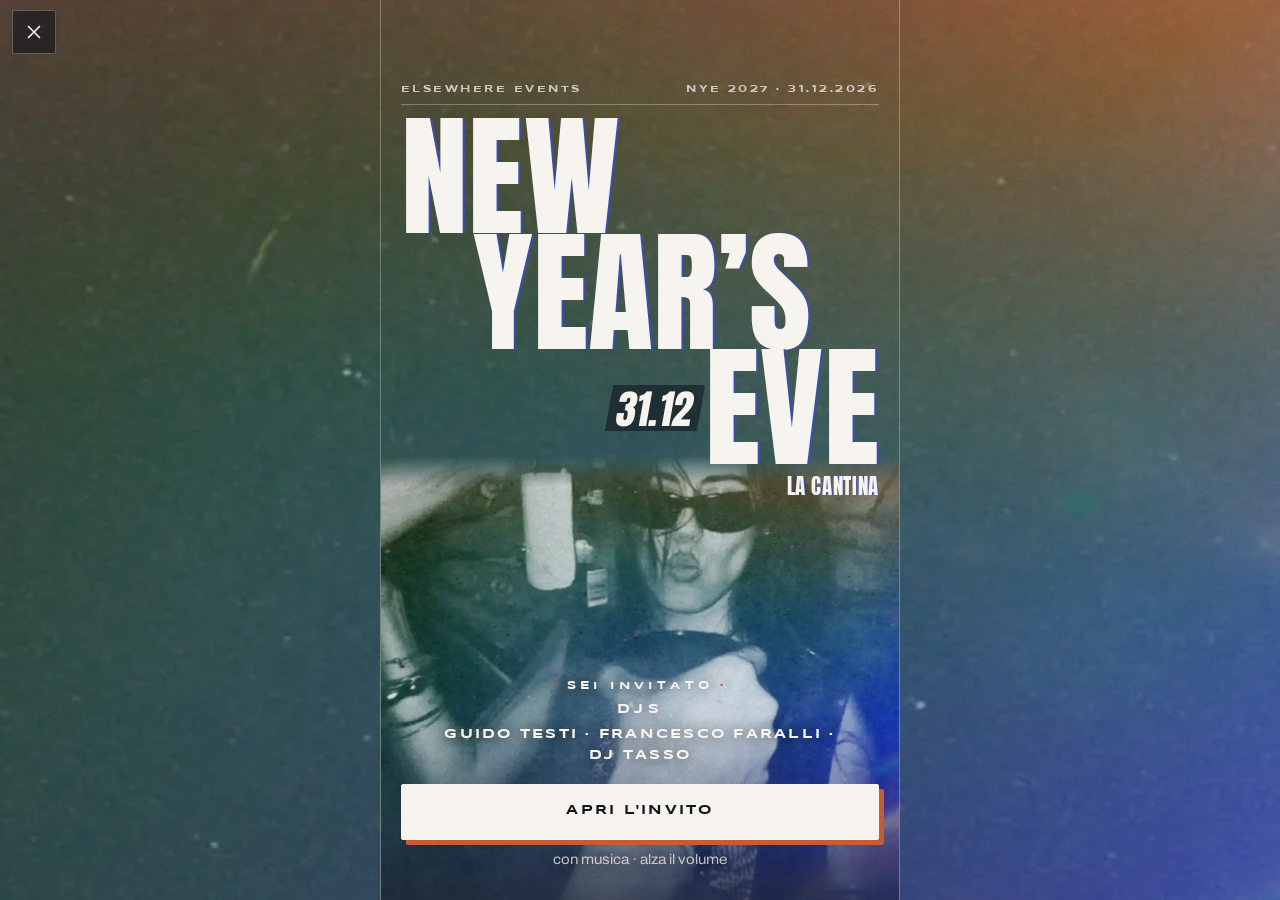
<file: index.html>
<!doctype html>
<html lang="it">
<head>
<meta charset="utf-8">
<meta name="viewport" content="width=device-width, initial-scale=1, viewport-fit=cover">
<title>New Year's Eve · Elsewhere Events</title>
<meta name="description" content="Sei invitato. Apri l'invito.">
<meta name="theme-color" content="#12131c">
<meta name="robots" content="noindex">
<meta property="og:type" content="website">
<meta property="og:title" content="NEW YEAR'S EVE · 31.12">
<meta property="og:description" content="Sei invitato. Apri l'invito.">
<meta property="og:url" content="https://elsewhereclub00.github.io/invito/">
<meta property="og:image" content="https://elsewhereclub00.github.io/invito/assets/og.jpg">
<meta property="og:image:width" content="1200">
<meta property="og:image:height" content="630">
<link rel="icon" href="assets/favicon.png">
<link rel="preload" href="assets/font/anton.woff2" as="font" type="font/woff2" crossorigin>
<link rel="preload" href="assets/font/syncopate-700.woff2" as="font" type="font/woff2" crossorigin>
<link rel="stylesheet" href="style.css">
</head>
<body>
<audio id="musica" src="assets/musica.mp3" preload="auto" loop playsinline></audio>
<div class="grana" aria-hidden="true"></div>

<div class="barra">
  <button class="icona" id="btn-chiudi" type="button" aria-label="Chiudi la pagina">
    <svg viewBox="0 0 24 24" aria-hidden="true"><path d="M6 6l12 12M18 6L6 18"/></svg>
  </button>
  <button class="icona" id="btn-audio" type="button" aria-label="Musica spenta" aria-pressed="false" hidden>
    <svg class="on" viewBox="0 0 24 24" aria-hidden="true"><path d="M4 9h4l5-4v14l-5-4H4z"/><path d="M16 9a4 4 0 010 6M18.5 6.5a8 8 0 010 11"/></svg>
    <svg class="off" viewBox="0 0 24 24" aria-hidden="true"><path d="M4 9h4l5-4v14l-5-4H4z"/><path d="M16 9l5 6M21 9l-5 6"/></svg>
  </button>
</div>

<main>
  <!-- 1. INGRESSO: copertina della grafica, il tocco fa partire la musica -->
  <section class="schermata attiva" id="s-ingresso" aria-labelledby="t-ingresso">
    <div class="intestazione"><span data-testo="marchio">Elsewhere Events</span><span><span data-testo="sigla">NYE 2027</span><span class="sigla-data"> · 31.12.2026</span></span></div>
    <h1 id="t-ingresso" class="titolone" aria-label="New Year's Eve, 31 dicembre, La Cantina">
      <span class="riga r1" aria-hidden="true">New</span>
      <span class="riga r2" aria-hidden="true">Year’s</span>
      <span class="riga r3" aria-hidden="true"><span class="data">31.12</span>Eve</span>
      <span class="riga r4 posto" aria-hidden="true">La Cantina</span>
    </h1>
    <img class="foto-copertina" src="assets/foto.webp" alt="" width="900" height="900">
    <div class="piede-copertina">
      <p class="sei-invitato">Sei invitato</p>
      <p class="etichetta-dj">DJs</p>
      <p class="nomi-dj" id="lineup-ingresso"></p>
      <button class="btn primario" id="btn-apri" type="button">Apri l'invito</button>
      <p class="nota">con musica · alza il volume</p>
    </div>
  </section>

  <!-- 2. INVITO: informazioni e domanda -->
  <section class="schermata" id="s-invito" aria-labelledby="t-invito" hidden>
    <div class="intestazione"><span data-testo="marchio">Elsewhere Events</span><span><span data-testo="sigla">NYE 2027</span><span class="sigla-data"> · 31.12.2026</span></span></div>
    <h2 id="t-invito" class="titolone medio" tabindex="-1" aria-label="New Year's Eve">
      <span class="riga" aria-hidden="true">New Year’s</span>
      <span class="riga destra" aria-hidden="true"><span class="data">31.12</span>Eve</span>
      <span class="riga destra posto" aria-hidden="true">La Cantina</span>
    </h2>
    <p class="countdown" id="countdown" aria-live="off"></p>

    <div class="nastro" aria-hidden="true"><div class="nastro-scorre" id="nastro"></div></div>

    <div class="openbar">Open bar</div>

    <ul class="info">
      <li><span class="etichetta">Quando</span><span class="valore" data-testo="dataTesto">31 dicembre, dalle 22:30 fino a tardi</span></li>
      <li class="dove"><span class="etichetta">Dove</span><span class="valore"><span class="forte" data-testo="luogo"></span><span class="tenue" data-testo="luogoDettaglio"></span><a class="link" id="link-mappe" href="#" target="_blank" rel="noopener"><span data-testo="indirizzo"></span> <span class="freccia" aria-hidden="true">↗</span><span class="solo-lettori"> (apri in Mappe)</span></a></span></li>
      <li><span class="etichetta">Line-up</span><span class="valore larga" id="lineup"></span></li>
      <li><span class="etichetta">Generi musicali</span><span class="valore larga" id="generi"></span></li>
      <li><span class="etichetta">Organizzato da</span><span class="valore" id="organizzatori"></span></li>
    </ul>

    <p class="motto" data-testo="motto">Make it the night you talk about all of 2027.</p>

    <h3 class="domanda">Ci sei?</h3>
    <div class="scelte">
      <button class="btn primario" id="btn-si" type="button">Sono interessato</button>
      <button class="btn" id="btn-no" type="button">Non sono interessato</button>
    </div>
    <p class="privacy">Questa pagina conta in modo anonimo quante persone la aprono e cosa rispondono. Nessun dato personale.</p>
  </section>

  <!-- 3a. SÌ -->
  <section class="schermata" id="s-si" aria-labelledby="t-si" hidden>
    <img class="foto-riquadro" src="assets/foto.webp" alt="" width="900" height="900">
    <h2 id="t-si" class="titolone medio" tabindex="-1">Grande, ci vediamo il 31</h2>
    <p class="sotto">Nel gruppo trovi volantino, novità e tutte le info.</p>
    <a class="btn primario" id="btn-gruppo" href="#">Entra nel gruppo WhatsApp</a>
    <div class="aiuto-gruppo" id="aiuto-gruppo" hidden>
      <p class="nota">Si apre WhatsApp: tocca <b>Unisciti</b>. Non si è aperto?</p>
      <div class="aiuto-azioni">
        <button class="btn" id="btn-riprova" type="button">Riprova</button>
        <button class="btn" id="btn-copia" type="button">Copia il link</button>
      </div>
    </div>
    <p class="nota" id="msg-gruppo" role="status"></p>
    <a class="btn" id="btn-biglietto" href="#" target="_blank" rel="noopener">Prendi subito il biglietto</a>
    <p class="nota">Nel gruppo scrivono solo gli organizzatori.</p>
    <p class="contatti" id="contatti-si"></p>
  </section>

  <!-- 3b. NO -->
  <section class="schermata" id="s-no" aria-labelledby="t-no" hidden>
    <img class="foto-riquadro spenta" src="assets/foto.webp" alt="" width="900" height="900">
    <h2 id="t-no" class="titolone medio" tabindex="-1">Peccato</h2>
    <p class="sotto">Se cambi idea, il link resta nella chat. Ti aspettiamo.</p>
    <button class="btn primario" id="btn-cambio" type="button">Ho cambiato idea</button>
    <button class="btn" id="btn-chiudi-2" type="button">Chiudi la pagina</button>
    <p class="contatti" id="contatti-no"></p>
  </section>

  <!-- FINE: se il browser non chiude la scheda -->
  <section class="schermata" id="s-fine" aria-labelledby="t-fine" hidden>
    <h2 id="t-fine" class="titolone medio" tabindex="-1">Ciao!</h2>
    <p class="sotto">Ora puoi chiudere questa scheda.</p>
    <p class="nota">Su WhatsApp o Instagram tocca la X o «Fine» in alto. Su Safari o Chrome chiudi la scheda.</p>
    <button class="btn" id="btn-torna" type="button">Torna all'invito</button>
  </section>
</main>

<noscript><p class="noscript">Per vedere l'invito attiva JavaScript nel browser.</p></noscript>
<script src="config.js"></script>
<script src="app.js"></script>
</body>
</html>
</file>
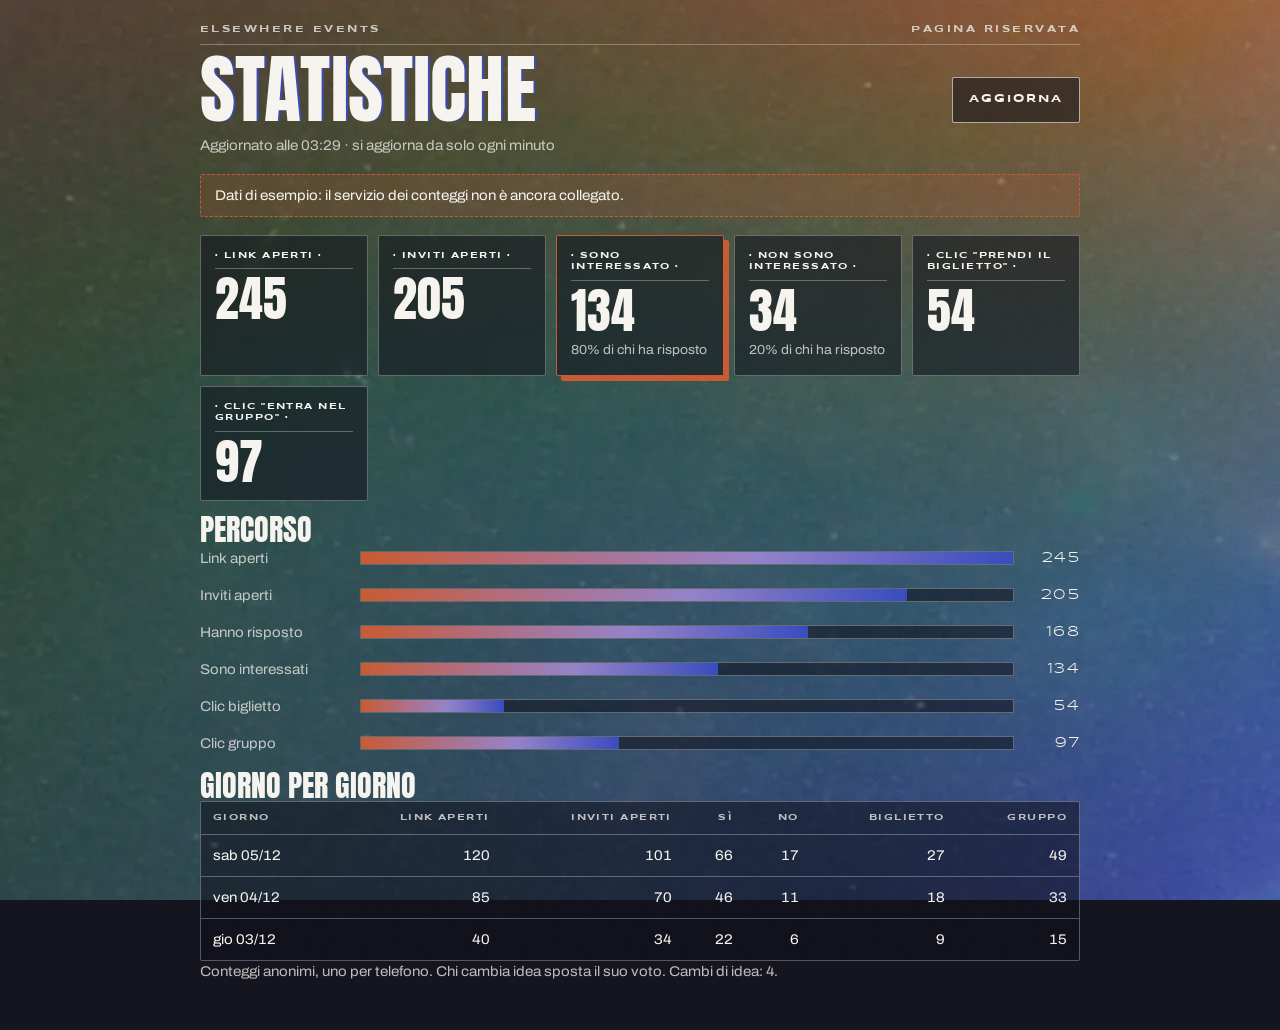
<file: statistiche.html>
<!doctype html>
<html lang="it">
<head>
<meta charset="utf-8">
<meta name="viewport" content="width=device-width, initial-scale=1, viewport-fit=cover">
<title>Statistiche invito NYE</title>
<link rel="icon" href="assets/favicon.png">
<meta name="robots" content="noindex, nofollow">
<meta name="theme-color" content="#12131c">
<link rel="stylesheet" href="style.css">
<link rel="stylesheet" href="statistiche.css">
</head>
<body class="stat">
<div class="grana" aria-hidden="true"></div>
<main class="cruscotto">
  <header class="testa">
    <div class="intestazione"><span>Elsewhere Events</span><span>Pagina riservata</span></div>
    <div class="riga-testa">
      <h1 class="titolone medio">Statistiche</h1>
      <div class="azioni" id="azioni" hidden>
        <button class="btn piccolo" id="btn-aggiorna" type="button">Aggiorna</button>
        <button class="btn piccolo" id="btn-esci" type="button">Esci</button>
      </div>
    </div>
    <p class="nota" id="stato" role="status"></p>
  </header>

  <p class="esempio" id="esempio" hidden>Dati di esempio: il servizio dei conteggi non è ancora collegato.</p>

  <form class="accesso" id="accesso" hidden>
    <label for="pin">Password delle statistiche</label>
    <input id="pin" name="pin" type="password" autocomplete="current-password" required>
    <button class="btn primario" type="submit">Entra</button>
    <p class="errore" id="errore" role="alert"></p>
  </form>

  <section id="contenuto" hidden>
    <div class="riquadri">
      <div class="riquadro"><span class="etichetta">Link aperti</span><span class="numero" id="n-visite">–</span></div>
      <div class="riquadro"><span class="etichetta">Inviti aperti</span><span class="numero" id="n-aperture">–</span></div>
      <div class="riquadro evidenza"><span class="etichetta">Sono interessato</span><span class="numero" id="n-si">–</span><span class="sotto-numero" id="p-si"></span></div>
      <div class="riquadro"><span class="etichetta">Non sono interessato</span><span class="numero" id="n-no">–</span><span class="sotto-numero" id="p-no"></span></div>
      <div class="riquadro"><span class="etichetta">Clic "Prendi il biglietto"</span><span class="numero" id="n-biglietto">–</span></div>
      <div class="riquadro"><span class="etichetta">Clic "Entra nel gruppo"</span><span class="numero" id="n-gruppo">–</span></div>
    </div>

    <h2 class="sezione">Percorso</h2>
    <div class="percorso" id="percorso"></div>

    <h2 class="sezione">Giorno per giorno</h2>
    <div class="tabella-box">
      <table class="tabella">
        <thead><tr><th>Giorno</th><th>Link aperti</th><th>Inviti aperti</th><th>Sì</th><th>No</th><th>Biglietto</th><th>Gruppo</th></tr></thead>
        <tbody id="giorni"></tbody>
      </table>
    </div>
    <p class="nota piede">Conteggi anonimi, uno per telefono. Chi cambia idea sposta il suo voto. Cambi di idea: <span id="n-cambi">0</span>.</p>
  </section>
</main>
<script src="config.js"></script>
<script src="statistiche.js"></script>
</body>
</html>
</file>
<file: style.css>
/* NYE 2027 · Elsewhere Events — stile preso dalla copertina "ready for the night?"
   Foto in bianco e nero lavata di arancio, verde petrolio e blu, grana da pellicola,
   titolo condensato enorme (Anton), scritte piccole larghissime e spaziate (Syncopate),
   testo leggibile in Archivo largo. Target 16–20 anni: adesivi, nastro che scorre, entrate veloci. */

@font-face { font-family: "Anton"; src: url(assets/font/anton.woff2) format("woff2"); font-weight: 400; font-display: swap; }
@font-face { font-family: "Syncopate"; src: url(assets/font/syncopate-400.woff2) format("woff2"); font-weight: 400; font-display: swap; }
@font-face { font-family: "Syncopate"; src: url(assets/font/syncopate-700.woff2) format("woff2"); font-weight: 700; font-display: swap; }
@font-face { font-family: "Archivo"; src: url(assets/font/archivo.woff2) format("woff2-variations"), url(assets/font/archivo.woff2) format("woff2"); font-weight: 100 900; font-stretch: 62% 125%; font-display: swap; }

:root {
  /* colori della copertina */
  --notte: #12131c;
  --arancio: #c4532f;
  --petrolio: #1f4a44;
  --blu: #3346b8;
  --lilla: #8a78c4;
  --bianco: #f6f3ee;
  --tenue: rgba(246, 243, 238, .72);
  --linea: rgba(246, 243, 238, .28);
  --vetro: rgba(14, 15, 24, .55);
  /* nomi usati anche da statistiche.css */
  --sfondo: var(--notte);
  --testo: var(--bianco);
  --accento: var(--arancio);
  --accento-testo: var(--bianco);
  --bordo: var(--linea);
  --carta: rgba(14, 15, 24, .6);
  --font-titolo: "Anton", "Impact", "Arial Narrow", sans-serif;
  --font-largo: "Syncopate", "Arial Black", Arial, sans-serif;
  --font-testo: "Archivo", "Helvetica Neue", Arial, system-ui, sans-serif;
  --raggio: 2px;
  --margine: max(20px, env(safe-area-inset-left, 0px));
  --durata: 420ms;
  color-scheme: dark;
}

* { box-sizing: border-box; }
[hidden] { display: none !important; }
html { -webkit-text-size-adjust: 100%; background: var(--notte); }
body {
  margin: 0;
  min-height: 100vh;
  min-height: 100svh;
  background: var(--notte);
  color: var(--bianco);
  font-family: var(--font-testo);
  font-stretch: 108%;
  font-size: 17px;
  line-height: 1.5;
  overflow-x: hidden;
  position: relative; z-index: 0;
}
/* sfondo: pagina 3 della grafica (arancio → verde petrolio → blu, luci e graffi), con un velo per leggere meglio */
body::before {
  content: ""; position: fixed; inset: 0; z-index: -1;
  background:
    linear-gradient(rgba(18, 19, 28, .18), rgba(18, 19, 28, .34)),
    url(assets/sfondo.webp) center / cover no-repeat,
    var(--notte);
}
/* grana da pellicola su tutto */
.grana {
  position: fixed; inset: -50%; z-index: 20; pointer-events: none; opacity: .13; mix-blend-mode: overlay;
  background-image: url("data:image/svg+xml,%3Csvg xmlns='http://www.w3.org/2000/svg' width='160' height='160'%3E%3Cfilter id='n'%3E%3CfeTurbulence type='fractalNoise' baseFrequency='.9' numOctaves='2' stitchTiles='stitch'/%3E%3CfeColorMatrix values='0 0 0 0 1 0 0 0 0 1 0 0 0 0 1 0 0 0 1.4 0'/%3E%3C/filter%3E%3Crect width='100%25' height='100%25' filter='url(%23n)'/%3E%3C/svg%3E");
  animation: grana 1s steps(4) infinite;
}
@keyframes grana { 0% { transform: translate(0, 0); } 25% { transform: translate(-3%, 2%); } 50% { transform: translate(2%, -3%); } 75% { transform: translate(-2%, -1%); } }

/* pulsanti fissi in alto: X e musica */
.barra {
  position: fixed; top: 0; left: 0; right: 0; z-index: 30;
  display: flex; justify-content: space-between;
  padding: calc(10px + env(safe-area-inset-top, 0px)) max(12px, env(safe-area-inset-right, 0px)) 0 max(12px, env(safe-area-inset-left, 0px));
  pointer-events: none;
}
.icona {
  pointer-events: auto; width: 44px; height: 44px; border-radius: var(--raggio);
  border: 1px solid var(--linea); background: var(--vetro); color: var(--bianco);
  display: grid; place-items: center; cursor: pointer;
  -webkit-backdrop-filter: blur(8px); backdrop-filter: blur(8px);
}
.icona svg { width: 22px; height: 22px; fill: none; stroke: currentColor; stroke-width: 1.8; stroke-linecap: round; stroke-linejoin: round; }
.icona .off { display: none; }
.icona[aria-pressed="false"] .on { display: none; }
.icona[aria-pressed="false"] .off { display: block; }
.icona:focus-visible, .btn:focus-visible, .link:focus-visible { outline: 3px solid var(--bianco); outline-offset: 3px; }

main { max-width: 520px; margin: 0 auto; padding-left: var(--margine); padding-right: max(20px, env(safe-area-inset-right, 0px)); }

.schermata {
  position: relative;
  min-height: 100vh; min-height: 100svh;
  display: flex; flex-direction: column; justify-content: center; align-items: stretch;
  gap: 14px;
  padding: calc(66px + env(safe-area-inset-top, 0px)) 0 calc(30px + env(safe-area-inset-bottom, 0px));
  text-align: center;
  animation: entra var(--durata) ease both;
}
@keyframes entra { from { opacity: 0; transform: translateY(10px); } to { opacity: 1; transform: none; } }

/* riga alta come nella copertina: ELSEWHERE EVENTS ········ NYE 2027 · 31.12.2026 */
.intestazione {
  position: relative; z-index: 1;
  display: flex; justify-content: space-between; gap: 10px;
  padding-bottom: 8px; border-bottom: 1px solid var(--linea);
  font: 700 9.5px/1.3 var(--font-largo); letter-spacing: .26em; text-transform: uppercase; color: var(--tenue);
  text-align: left;
}
.intestazione span:last-child { text-align: right; }
@media (max-width: 440px) { .sigla-data { display: none; } }

/* titolo enorme condensato */
.titolone {
  position: relative; z-index: 1; margin: 0;
  font-family: var(--font-titolo); font-weight: 400; text-transform: uppercase;
  font-size: clamp(78px, 25.5vw, 134px); line-height: .86; letter-spacing: .002em;
  color: var(--bianco); text-align: left;
  text-shadow: 2px 0 0 rgba(51, 70, 184, .9);
  text-wrap: balance;
}
.titolone:focus { outline: none; }
.titolone .riga { display: block; animation: sale .7s cubic-bezier(.2, .9, .2, 1) both; }
.titolone .r2 { padding-left: 15%; animation-delay: .08s; }
.titolone .r3 { text-align: right; animation-delay: .16s; }
.titolone .destra { text-align: right; }
.titolone .posto { font-size: .16em; line-height: 1; padding-top: .5em; letter-spacing: .03em; text-align: right; text-shadow: 1px 0 0 rgba(51, 70, 184, .9); }
.titolone .data {
  display: inline-block; vertical-align: .95em; margin-right: .1em;
  font-size: .3em; line-height: 1; padding: .1em .2em .05em;
  background: var(--vetro); transform: skewX(-10deg); text-shadow: none;
}
.titolone.medio { font-size: clamp(52px, 16.5vw, 86px); text-align: center; }
.titolone.medio .riga { text-align: left; }
.titolone.medio .riga.destra { text-align: right; }
.titolone.medio .posto { font-size: .22em; padding-top: .45em; }
@keyframes sale { from { opacity: 0; transform: translateY(.25em); } to { opacity: 1; transform: none; } }

/* INGRESSO: la copertina */
#s-ingresso {
  margin-left: calc(-1 * var(--margine)); margin-right: calc(-1 * max(20px, env(safe-area-inset-right, 0px)));
  padding-left: var(--margine); padding-right: max(20px, env(safe-area-inset-right, 0px));
  justify-content: flex-start; gap: 14px; overflow: hidden;
}
/* la foto parte appena sotto il titolo (che si ridimensiona con la larghezza) e arriva in fondo */
.foto-copertina {
  /* 2.82 = tre righe del titolo (3 × 0.86) + "LA CANTINA" (0.16 × 1.5) */
  --foto-top: calc(env(safe-area-inset-top, 0px) + 66px + 34px + 2.82 * clamp(78px, 25.5vw, 134px) - 22px);
  position: absolute; z-index: 0; left: 0; right: 0; top: var(--foto-top);
  width: 100%; height: calc(100% - var(--foto-top)); max-width: none;
  object-fit: cover; object-position: 60% 0%;
  -webkit-mask-image: linear-gradient(to bottom, transparent 0%, #000 7%, #000 58%, rgba(0, 0, 0, .18) 100%);
  mask-image: linear-gradient(to bottom, transparent 0%, #000 7%, #000 58%, rgba(0, 0, 0, .18) 100%);
}
#s-ingresso::before {
  content: ""; position: absolute; inset: 0; z-index: 0; pointer-events: none;
  background: linear-gradient(to bottom, rgba(18, 19, 28, 0) 55%, rgba(18, 19, 28, .55) 100%);
}
#s-ingresso .intestazione { z-index: 2; }
#s-ingresso .titolone { z-index: 2; }
.piede-copertina {
  position: relative; z-index: 2; margin-top: auto;
  display: flex; flex-direction: column; gap: 9px; text-shadow: 0 1px 14px rgba(0, 0, 0, .75);
}
.sei-invitato, .etichetta-dj { margin: 0; font: 700 11px/1 var(--font-largo); letter-spacing: .4em; text-transform: uppercase; }
.sei-invitato { color: var(--bianco); }
.sei-invitato::before, .sei-invitato::after { content: "·"; margin: 0 .6em; color: var(--arancio); }
.etichetta-dj { font-size: 13px; letter-spacing: .34em; margin-top: 2px; }
.nomi-dj { margin: 0 0 8px; font: 700 12.5px/1.7 var(--font-largo); letter-spacing: .18em; text-transform: uppercase; }

/* testi */
.sotto { margin: 0; color: var(--tenue); font-size: 18px; text-wrap: balance; }
.nota { margin: 0; color: var(--tenue); font-size: 14px; text-wrap: balance; }
.nota:empty { display: none; }
/* aiuto se WhatsApp non si apre */
.aiuto-gruppo { display: flex; flex-direction: column; gap: 10px; padding: 12px; border: 1px dashed var(--linea); background: var(--vetro); }
.aiuto-azioni { display: grid; grid-template-columns: 1fr 1fr; gap: 10px; }
.aiuto-azioni .btn { min-height: 46px; padding: 12px 6px; font-size: 10.5px; letter-spacing: .12em; }
.tenue { color: var(--tenue); }
.forte { font-weight: 650; }
.countdown {
  margin: -4px 0 0; color: var(--tenue); text-align: left;
  font: 700 10.5px/1.4 var(--font-largo); letter-spacing: .26em; text-transform: uppercase; font-variant-numeric: tabular-nums;
}

/* nastro che scorre (generi e open bar) */
.nastro {
  margin: 4px calc(-1 * var(--margine)); overflow: hidden;
  border-top: 1px solid var(--linea); border-bottom: 1px solid var(--linea);
  background: rgba(246, 243, 238, .06);
}
.nastro-scorre {
  display: inline-flex; white-space: nowrap; padding: 10px 0;
  font: 700 12px/1 var(--font-largo); letter-spacing: .3em; text-transform: uppercase;
  animation: scorri 22s linear infinite;
}
.nastro-scorre span { padding-right: 1.6em; }
.nastro-scorre .punto { color: var(--arancio); }
@keyframes scorri { from { transform: translateX(0); } to { transform: translateX(-50%); } }

/* OPEN BAR come un adesivo */
.openbar {
  align-self: center; margin: 10px 0 8px;
  padding: 10px 22px 6px;
  background: var(--bianco); color: var(--notte);
  font: 400 clamp(46px, 15vw, 64px)/1 var(--font-titolo); text-transform: uppercase; letter-spacing: .01em;
  transform: rotate(-3deg);
  box-shadow: 6px 6px 0 var(--arancio);
  animation: adesivo .6s .25s cubic-bezier(.2, 1.4, .4, 1) both;
}
@keyframes adesivo { from { opacity: 0; transform: rotate(-12deg) scale(1.25); } to { opacity: 1; transform: rotate(-3deg) scale(1); } }

/* elenco informazioni: come la pagina INFO della grafica (etichetta · HOURS · con la riga sotto, testo largo maiuscolo) */
.info { list-style: none; margin: 0; padding: 0; text-align: left; }
.info li { display: flex; flex-direction: column; gap: 10px; padding: 16px 0 6px; }
.etichetta {
  display: block; padding-bottom: 7px; border-bottom: 1px solid var(--linea);
  color: var(--bianco); font: 700 10.5px/1.3 var(--font-largo); letter-spacing: .24em; text-transform: uppercase;
}
.etichetta::before { content: "· "; }
.etichetta::after { content: " ·"; }
.valore { font: 400 12.5px/1.8 var(--font-largo); letter-spacing: .1em; text-transform: uppercase; text-wrap: balance; }
.valore.larga { font-weight: 700; letter-spacing: .14em; }
.voce { white-space: nowrap; }
.info .dove .valore { display: flex; flex-direction: column; align-items: center; gap: 2px; text-align: center; }
.info .dove .forte { font-weight: 700; font-size: 15px; letter-spacing: .14em; line-height: 1.5; }
.info .dove .forte::before { content: "– "; }
.info .dove .forte::after { content: " –"; }
.link { color: var(--bianco); text-decoration: underline; text-underline-offset: 4px; text-decoration-color: var(--arancio); text-decoration-thickness: 2px; }
.info .dove .link { margin-top: 4px; font-size: 13px; }
.freccia { display: inline-block; text-decoration: none; }
.solo-lettori { position: absolute; width: 1px; height: 1px; overflow: hidden; clip: rect(0 0 0 0); white-space: nowrap; }
.motto {
  margin: 26px 0 0; color: var(--bianco); text-align: center; text-wrap: balance;
  font: 400 10.5px/2 var(--font-largo); letter-spacing: .34em; text-transform: uppercase;
}

.domanda { margin: 22px 0 0; font: 400 clamp(46px, 15vw, 62px)/1 var(--font-titolo); text-transform: uppercase; }
.scelte { display: flex; flex-direction: column; gap: 12px; }

/* pulsanti */
.btn {
  display: block; width: 100%; min-height: 56px;
  padding: 18px 16px; border-radius: var(--raggio);
  border: 1px solid rgba(246, 243, 238, .6); background: var(--vetro); color: var(--bianco);
  font: 700 12.5px/1.25 var(--font-largo); letter-spacing: .18em; text-transform: uppercase;
  text-align: center; text-decoration: none; cursor: pointer;
  -webkit-tap-highlight-color: transparent;
  -webkit-backdrop-filter: blur(6px); backdrop-filter: blur(6px);
  transition: transform .1s ease, box-shadow .1s ease;
}
.btn:active { transform: translate(2px, 2px); }
.btn.primario { background: var(--bianco); color: var(--notte); border-color: var(--bianco); box-shadow: 5px 5px 0 var(--arancio); }
.btn.primario:active { box-shadow: 2px 2px 0 var(--arancio); }

/* foto nelle schermate di risposta */
.foto-riquadro {
  align-self: center; width: min(74vw, 330px); height: auto; aspect-ratio: 900 / 762; object-fit: cover; object-position: 50% 10%;
  border: 1px solid var(--linea); transform: rotate(-2.5deg); box-shadow: 8px 8px 0 var(--blu);
  margin-bottom: 10px; max-width: 100%;
}
.foto-riquadro.spenta { filter: grayscale(1) brightness(.75); box-shadow: 8px 8px 0 var(--petrolio); }

.privacy { margin: 16px 0 0; color: var(--tenue); font-size: 12px; text-align: center; }
.contatti { margin: 8px 0 0; color: var(--tenue); font-size: 14px; }
.contatti a { color: var(--bianco); text-decoration-color: var(--arancio); }
.noscript { padding: 40px 20px; text-align: center; }

@media (min-width: 700px) {
  .schermata { padding-top: 84px; }
  #s-ingresso { border-left: 1px solid var(--linea); border-right: 1px solid var(--linea); }
}
@media (prefers-reduced-motion: reduce) {
  .schermata, .titolone .riga, .openbar { animation: none; }
  .grana { animation: none; }
  .nastro-scorre { animation: none; }
  .btn { transition: none; }
}
</file>
<file: statistiche.css>
/* Pagina statistiche: stesso stile dell'invito (style.css) */
body.stat { min-height: 100vh; }
.cruscotto { max-width: 920px; padding-top: calc(24px + env(safe-area-inset-top, 0px)); padding-bottom: 48px; display: flex; flex-direction: column; gap: 18px; }
.testa { display: flex; flex-direction: column; gap: 12px; }
.riga-testa { display: flex; flex-wrap: wrap; justify-content: space-between; align-items: flex-end; gap: 12px; }
.testa .titolone.medio { text-align: left; font-size: clamp(48px, 13vw, 76px); }
.testa .nota { text-align: left; }
.azioni { display: flex; gap: 10px; }
.btn.piccolo { width: auto; min-height: 46px; padding: 14px 16px; font-size: 11px; }
.esempio { margin: 0; padding: 10px 14px; border: 1px dashed var(--arancio); border-radius: var(--raggio); color: var(--bianco); background: rgba(196, 83, 47, .18); font-size: 14px; }

.accesso { display: flex; flex-direction: column; gap: 12px; max-width: 380px; }
.accesso label { color: var(--tenue); font: 700 10px/1.3 var(--font-largo); letter-spacing: .26em; text-transform: uppercase; }
.accesso input { min-height: 52px; padding: 12px 14px; border-radius: var(--raggio); border: 1px solid var(--linea); background: var(--vetro); color: var(--bianco); font: 17px var(--font-testo); }
.accesso input:focus-visible { outline: 3px solid var(--bianco); outline-offset: 2px; }
.errore { margin: 0; color: #ffb39c; font-size: 14px; min-height: 1em; }

.riquadri { display: grid; grid-template-columns: repeat(auto-fit, minmax(150px, 1fr)); gap: 10px; }
.riquadro { display: flex; flex-direction: column; gap: 6px; padding: 14px; border-radius: var(--raggio); background: var(--vetro); border: 1px solid var(--linea); min-width: 0; -webkit-backdrop-filter: blur(8px); backdrop-filter: blur(8px); }
.riquadro.evidenza { border-color: var(--arancio); box-shadow: 5px 5px 0 var(--arancio); }
.riquadro .etichetta { letter-spacing: .16em; font-size: 9px; }
.numero { font-family: var(--font-titolo); font-size: 48px; line-height: 1; font-variant-numeric: tabular-nums; }
.sotto-numero { color: var(--tenue); font-size: 13px; min-height: 1em; }

.sezione { margin: 14px 0 0; font: 400 30px/1 var(--font-titolo); text-transform: uppercase; }
.percorso { display: flex; flex-direction: column; gap: 10px; }
.passo { display: grid; grid-template-columns: 150px 1fr 56px; gap: 10px; align-items: center; font-size: 14px; }
.passo .nome { color: var(--tenue); }
.passo .barra-fondo { height: 14px; border-radius: 1px; background: var(--vetro); border: 1px solid var(--linea); overflow: hidden; }
.passo .barra-piena { height: 100%; background: linear-gradient(90deg, var(--arancio), var(--lilla) 60%, var(--blu)); min-width: 2px; }
.passo .valore { text-align: right; font-variant-numeric: tabular-nums; font-size: 15px; }

.tabella-box { overflow-x: auto; border: 1px solid var(--linea); border-radius: var(--raggio); background: var(--vetro); }
.tabella { width: 100%; border-collapse: collapse; font-size: 14px; font-variant-numeric: tabular-nums; }
.tabella th, .tabella td { padding: 10px 12px; text-align: right; border-bottom: 1px solid var(--linea); white-space: nowrap; }
.tabella th:first-child, .tabella td:first-child { text-align: left; }
.tabella th { color: var(--tenue); font: 700 9px/1.3 var(--font-largo); letter-spacing: .16em; text-transform: uppercase; }
.tabella tr:last-child td { border-bottom: 0; }
.piede { text-align: left; }

@media (max-width: 520px) {
  .passo { grid-template-columns: 112px 1fr 40px; }
  .numero { font-size: 40px; }
}
</file>
